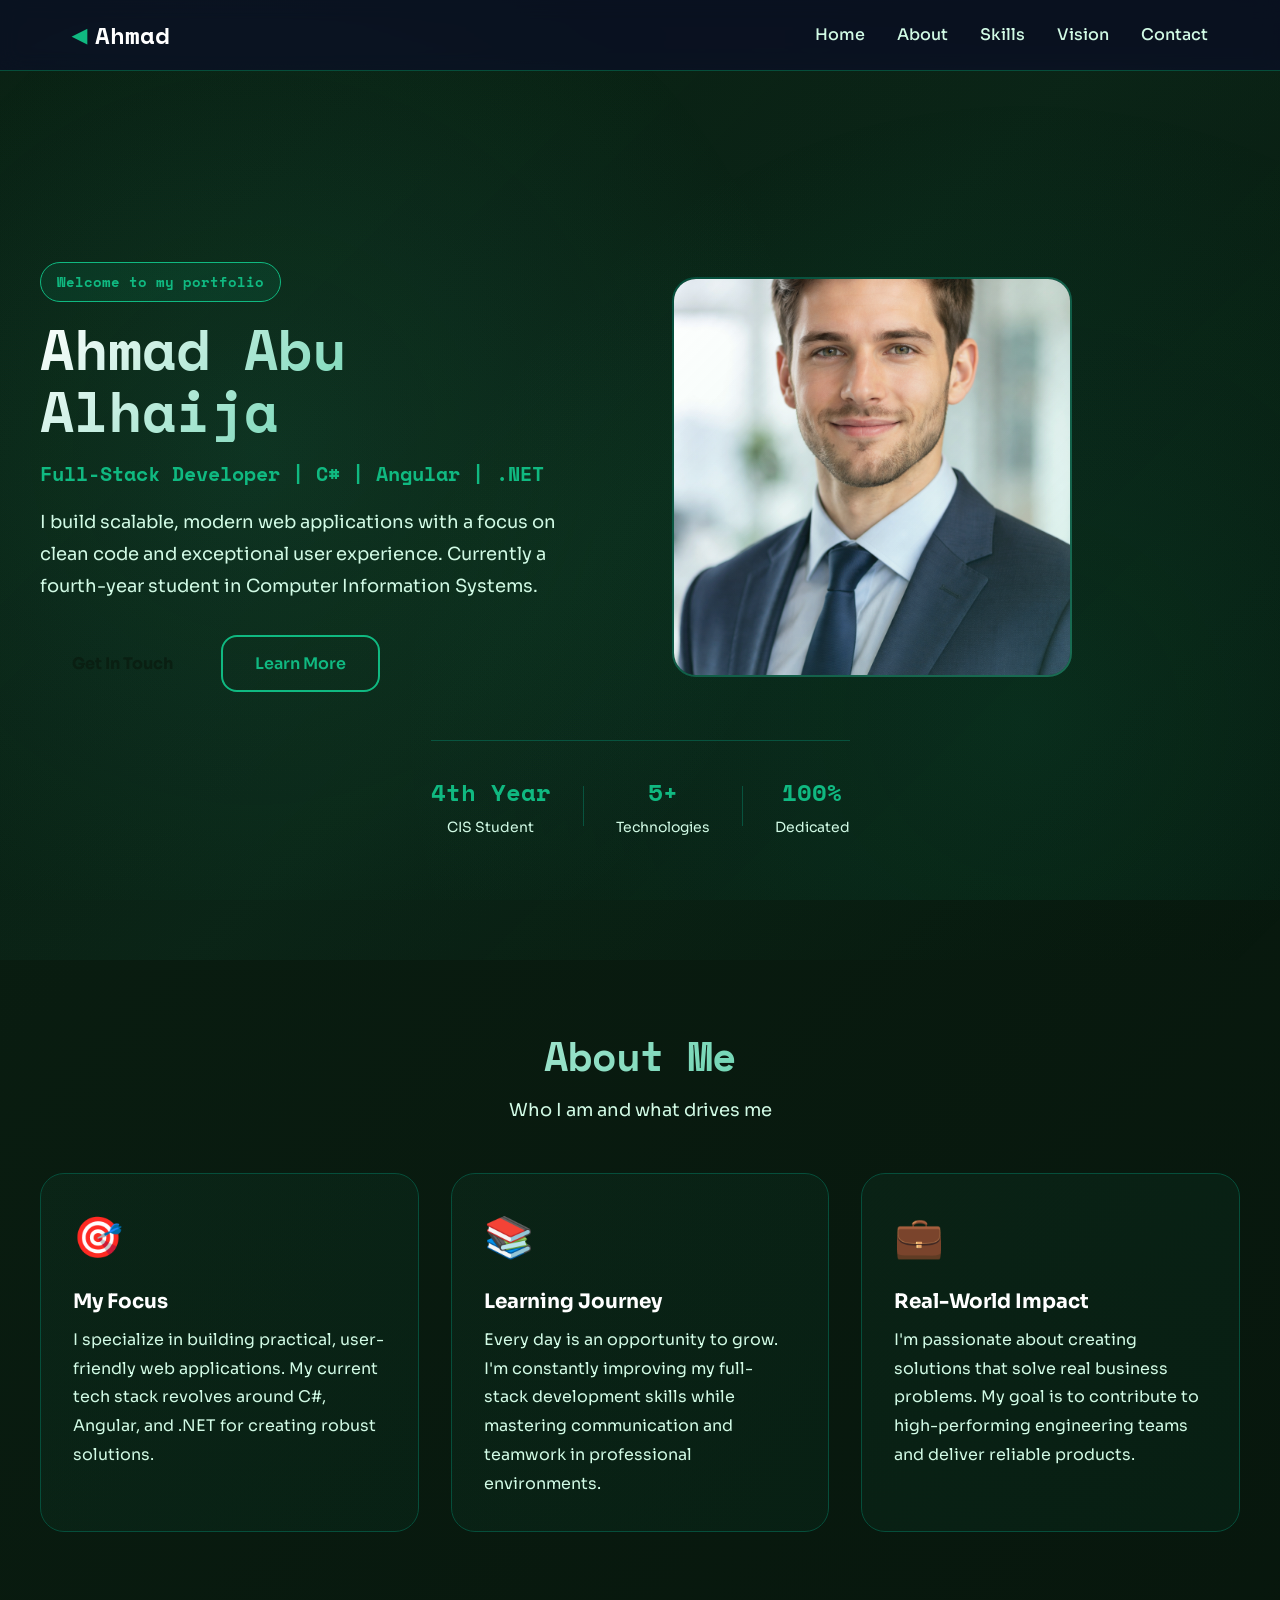
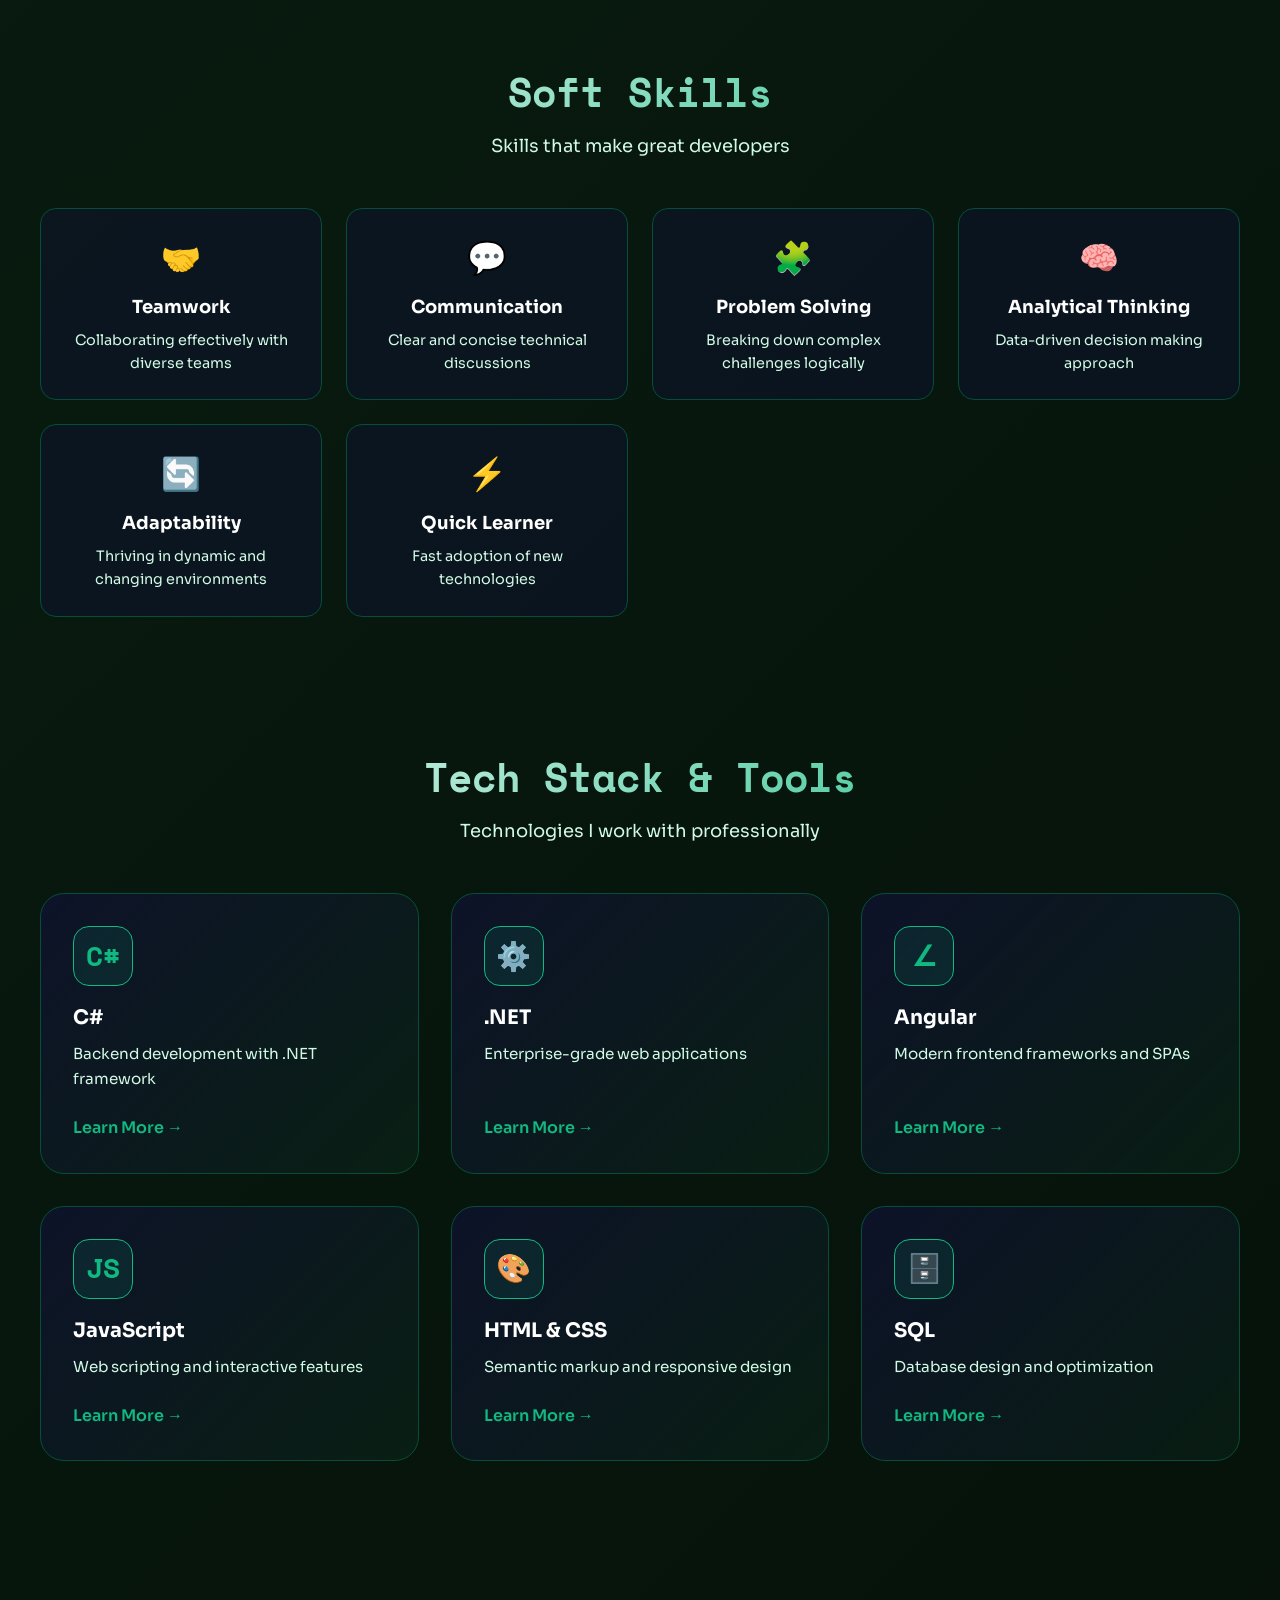
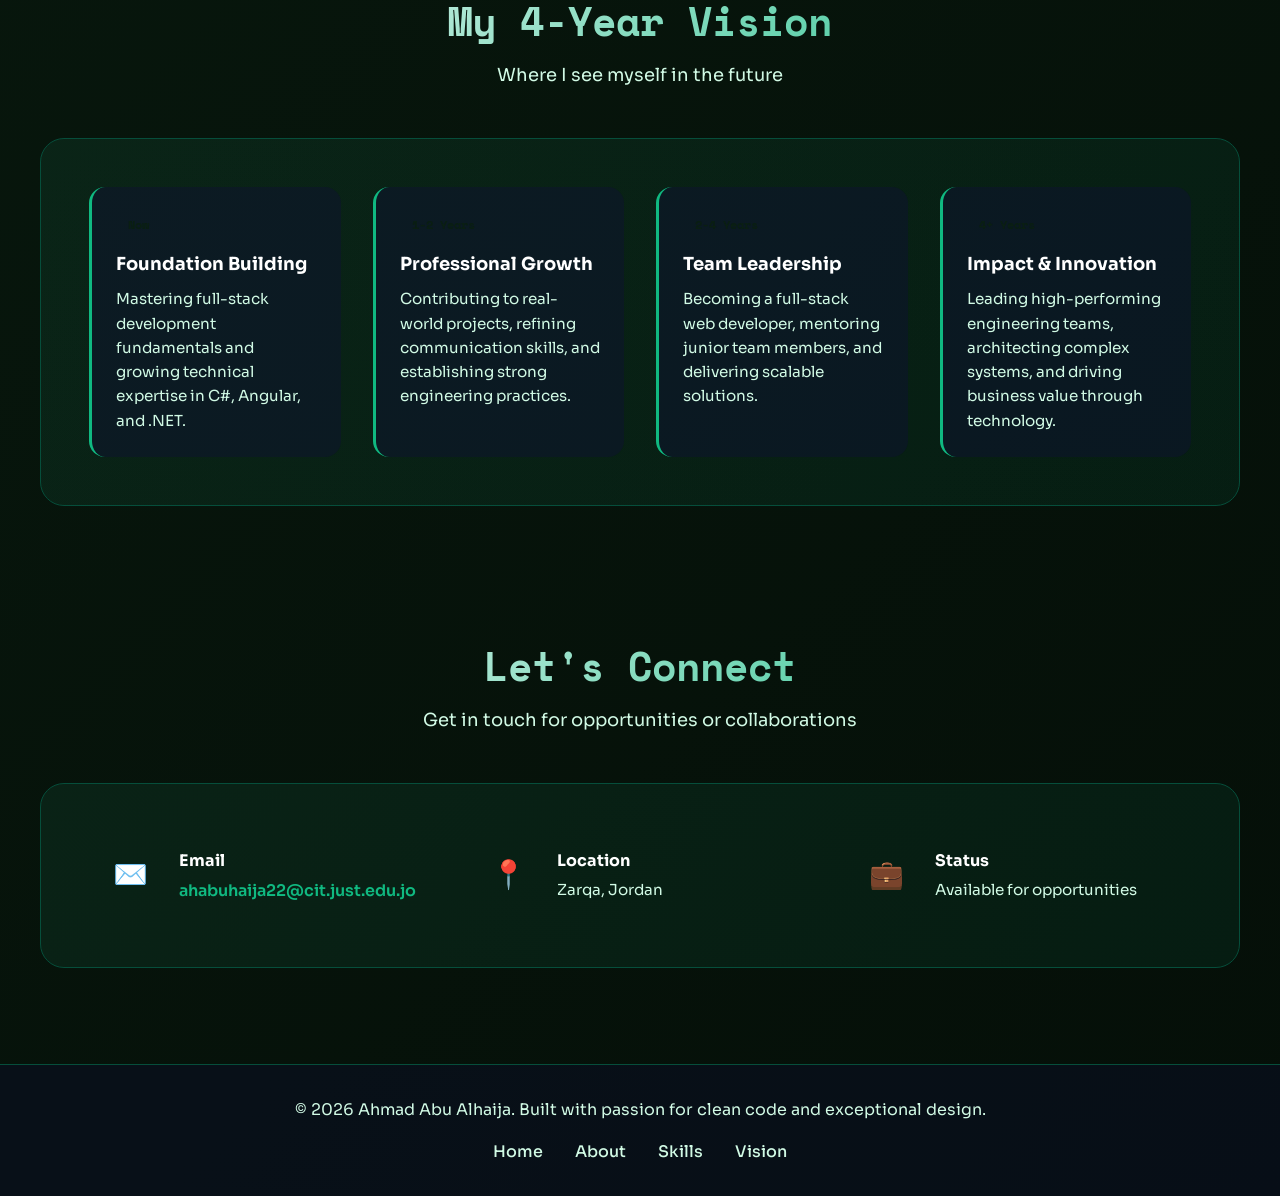
<file: index.html>
<!DOCTYPE html>
<html lang="en">
<head>
  <meta charset="UTF-8">
  <meta name="viewport" content="width=device-width, initial-scale=1.0">
  <meta name="description" content="Ahmad Abu Alhaija - Full-stack web developer | C# | Angular | .NET">
  <meta name="theme-color" content="#0a1f12">
  <title>Ahmad Abu Alhaija | Full-Stack Developer Portfolio</title>
  <link rel="stylesheet" href="style.css">
  <link rel="preconnect" href="https://fonts.googleapis.com">
  <link rel="preconnect" href="https://fonts.gstatic.com" crossorigin>
  <link href="https://fonts.googleapis.com/css2?family=Space+Mono:wght@400;700&family=Sora:wght@400;600;700&display=swap" rel="stylesheet">
</head>
<body>
  <!-- Navigation -->
  <nav class="navbar" aria-label="Main navigation">
    <div class="nav-container">
      <a class="nav-brand" href="#home">
        <span class="brand-icon">◀</span>
        <span class="brand-text">Ahmad</span>
      </a>
      <ul class="nav-links">
        <li><a href="#home" class="nav-link active">Home</a></li>
        <li><a href="#about" class="nav-link">About</a></li>
        <li><a href="#skills" class="nav-link">Skills</a></li>
        <li><a href="#vision" class="nav-link">Vision</a></li>
        <li><a href="#contact" class="nav-link">Contact</a></li>
      </ul>
      <button class="nav-toggle" aria-label="Toggle navigation" id="navToggle">
        <span></span>
        <span></span>
        <span></span>
      </button>
    </div>
  </nav>

  <!-- Hero Section -->
  <header class="hero" id="home">
    <div class="hero-content">
      <div class="hero-text">
        <div class="hero-badge">Welcome to my portfolio</div>
        <h1 class="hero-title">Ahmad Abu Alhaija</h1>
        <p class="hero-subtitle">Full-Stack Developer | C# | Angular | .NET</p>
        <p class="hero-description">
          I build scalable, modern web applications with a focus on clean code and exceptional user experience. 
          Currently a fourth-year student in Computer Information Systems.
        </p>
        <div class="hero-cta">
          <a href="#contact" class="btn btn-primary">Get In Touch</a>
          <a href="#vision" class="btn btn-secondary">Learn More</a>
        </div>
      </div>
      <div class="hero-visual">
        <div class="avatar-wrapper">
          <div class="avatar-frame">
            <img src="myphoto.jpg" alt="Ahmad Abu Alhaija" class="avatar">
          </div>
          <div class="avatar-decoration"></div>
        </div>
      </div>
    </div>
    
    <div class="hero-stats">
      <div class="stat">
        <span class="stat-value">4th Year</span>
        <span class="stat-label">CIS Student</span>
      </div>
      <div class="stat-divider"></div>
      <div class="stat">
        <span class="stat-value">5+</span>
        <span class="stat-label">Technologies</span>
      </div>
      <div class="stat-divider"></div>
      <div class="stat">
        <span class="stat-value">100%</span>
        <span class="stat-label">Dedicated</span>
      </div>
    </div>
  </header>

  <!-- Main Content -->
  <main>
    <!-- About Section -->
    <section class="section about" id="about">
      <div class="container">
        <div class="section-header">
          <h2 class="section-title">About Me</h2>
          <p class="section-subtitle">Who I am and what drives me</p>
        </div>
        <div class="about-grid">
          <div class="about-card">
            <div class="card-icon">🎯</div>
            <h3>My Focus</h3>
            <p>
              I specialize in building practical, user-friendly web applications. 
              My current tech stack revolves around C#, Angular, and .NET for creating robust solutions.
            </p>
          </div>
          <div class="about-card">
            <div class="card-icon">📚</div>
            <h3>Learning Journey</h3>
            <p>
              Every day is an opportunity to grow. I'm constantly improving my full-stack development skills 
              while mastering communication and teamwork in professional environments.
            </p>
          </div>
          <div class="about-card">
            <div class="card-icon">💼</div>
            <h3>Real-World Impact</h3>
            <p>
              I'm passionate about creating solutions that solve real business problems. 
              My goal is to contribute to high-performing engineering teams and deliver reliable products.
            </p>
          </div>
        </div>
      </div>
    </section>

    <!-- Soft Skills Section -->
    <section class="section skills-soft" id="skills">
      <div class="container">
        <div class="section-header">
          <h2 class="section-title">Soft Skills</h2>
          <p class="section-subtitle">Skills that make great developers</p>
        </div>
        <div class="skills-grid soft-skills">
          <div class="skill-item">
            <div class="skill-icon">🤝</div>
            <h3>Teamwork</h3>
            <p>Collaborating effectively with diverse teams</p>
          </div>
          <div class="skill-item">
            <div class="skill-icon">💬</div>
            <h3>Communication</h3>
            <p>Clear and concise technical discussions</p>
          </div>
          <div class="skill-item">
            <div class="skill-icon">🧩</div>
            <h3>Problem Solving</h3>
            <p>Breaking down complex challenges logically</p>
          </div>
          <div class="skill-item">
            <div class="skill-icon">🧠</div>
            <h3>Analytical Thinking</h3>
            <p>Data-driven decision making approach</p>
          </div>
          <div class="skill-item">
            <div class="skill-icon">🔄</div>
            <h3>Adaptability</h3>
            <p>Thriving in dynamic and changing environments</p>
          </div>
          <div class="skill-item">
            <div class="skill-icon">⚡</div>
            <h3>Quick Learner</h3>
            <p>Fast adoption of new technologies</p>
          </div>
        </div>
      </div>
    </section>

    <!-- Tech Stack Section -->
    <section class="section tech-stack">
      <div class="container">
        <div class="section-header">
          <h2 class="section-title">Tech Stack & Tools</h2>
          <p class="section-subtitle">Technologies I work with professionally</p>
        </div>
        <div class="tech-grid">
          <div class="tech-card">
            <div class="tech-logo">C#</div>
            <h3>C#</h3>
            <p>Backend development with .NET framework</p>
            <a href="https://learn.microsoft.com/en-us/dotnet/csharp/" target="_blank" rel="noopener" class="tech-link">Learn More →</a>
          </div>
          <div class="tech-card">
            <div class="tech-logo">⚙️</div>
            <h3>.NET</h3>
            <p>Enterprise-grade web applications</p>
            <a href="https://dotnet.microsoft.com" target="_blank" rel="noopener" class="tech-link">Learn More →</a>
          </div>
          <div class="tech-card">
            <div class="tech-logo">∠</div>
            <h3>Angular</h3>
            <p>Modern frontend frameworks and SPAs</p>
            <a href="https://angular.io" target="_blank" rel="noopener" class="tech-link">Learn More →</a>
          </div>
          <div class="tech-card">
            <div class="tech-logo">JS</div>
            <h3>JavaScript</h3>
            <p>Web scripting and interactive features</p>
            <a href="https://developer.mozilla.org/en-US/docs/Web/JavaScript" target="_blank" rel="noopener" class="tech-link">Learn More →</a>
          </div>
          <div class="tech-card">
            <div class="tech-logo">🎨</div>
            <h3>HTML & CSS</h3>
            <p>Semantic markup and responsive design</p>
            <a href="https://developer.mozilla.org/en-US/docs/Web/HTML" target="_blank" rel="noopener" class="tech-link">Learn More →</a>
          </div>
          <div class="tech-card">
            <div class="tech-logo">🗄️</div>
            <h3>SQL</h3>
            <p>Database design and optimization</p>
            <a href="https://www.w3schools.com/sql/" target="_blank" rel="noopener" class="tech-link">Learn More →</a>
          </div>
        </div>
      </div>
    </section>

    <!-- Vision Section -->
    <section class="section vision" id="vision">
      <div class="container">
        <div class="section-header">
          <h2 class="section-title">My 4-Year Vision</h2>
          <p class="section-subtitle">Where I see myself in the future</p>
        </div>
        <div class="vision-card">
          <div class="vision-timeline">
            <div class="timeline-item">
              <div class="timeline-marker">Now</div>
              <h3>Foundation Building</h3>
              <p>Mastering full-stack development fundamentals and growing technical expertise in C#, Angular, and .NET.</p>
            </div>
            <div class="timeline-item">
              <div class="timeline-marker">1-2 Years</div>
              <h3>Professional Growth</h3>
              <p>Contributing to real-world projects, refining communication skills, and establishing strong engineering practices.</p>
            </div>
            <div class="timeline-item">
              <div class="timeline-marker">2-4 Years</div>
              <h3>Team Leadership</h3>
              <p>Becoming a full-stack web developer, mentoring junior team members, and delivering scalable solutions.</p>
            </div>
            <div class="timeline-item">
              <div class="timeline-marker">4+ Years</div>
              <h3>Impact & Innovation</h3>
              <p>Leading high-performing engineering teams, architecting complex systems, and driving business value through technology.</p>
            </div>
          </div>
        </div>
      </div>
    </section>

    <!-- Contact Section -->
    <section class="section contact" id="contact">
      <div class="container">
        <div class="section-header">
          <h2 class="section-title">Let's Connect</h2>
          <p class="section-subtitle">Get in touch for opportunities or collaborations</p>
        </div>
        <div class="contact-box">
          <div class="contact-info">
            <div class="contact-item">
              <div class="contact-icon">✉️</div>
              <div>
                <h3>Email</h3>
                <a href="mailto:ahabuhaija22@cit.just.edu.jo">ahabuhaija22@cit.just.edu.jo</a>
              </div>
            </div>
            <div class="contact-item">
              <div class="contact-icon">📍</div>
              <div>
                <h3>Location</h3>
                <p>Zarqa, Jordan</p>
              </div>
            </div>
            <div class="contact-item">
              <div class="contact-icon">💼</div>
              <div>
                <h3>Status</h3>
                <p>Available for opportunities</p>
              </div>
            </div>
          </div>
        </div>
      </div>
    </section>
  </main>

  <!-- Footer -->
  <footer class="footer">
    <div class="container">
      <p>&copy; 2024 Ahmad Abu Alhaija. Built with passion for clean code and exceptional design.</p>
      <div class="footer-links">
        <a href="#home">Home</a>
        <a href="#about">About</a>
        <a href="#skills">Skills</a>
        <a href="#vision">Vision</a>
      </div>
    </div>
  </footer>

  <!-- Scripts -->
  <script src="script.js"></script>
</body>
</html>
</file>
<file: style.css>
/* ============================================================================
   PORTFOLIO - MODERN TECH-FORWARD DESIGN
   ============================================================================ */

/* CSS Variables - Design System */
:root {
  /* Color Palette */
  --primary-dark: #0a1f12;
  --primary-darker: #050f08;
  --accent-green: #10b981;
  --accent-light-green: #34d399;
  --accent-bright-green: #6ee7b7;
  --text-primary: #ffffff;
  --text-secondary: #d1fae5;
  --border-color: #064e3b;
  --surface: #0d3728;
  
  /* Typography */
  --font-display: 'Space Mono', monospace;
  --font-body: 'Sora', sans-serif;
  
  /* Spacing */
  --spacing-xs: 0.5rem;
  --spacing-sm: 1rem;
  --spacing-md: 2rem;
  --spacing-lg: 3rem;
  --spacing-xl: 4rem;
  
  /* Border Radius */
  --radius-sm: 0.5rem;
  --radius-md: 1rem;
  --radius-lg: 1.5rem;
  
  /* Shadows */
  --shadow-sm: 0 2px 8px rgba(0, 0, 0, 0.3);
  --shadow-md: 0 8px 24px rgba(0, 0, 0, 0.4);
  --shadow-lg: 0 16px 48px rgba(0, 0, 0, 0.5);
}

/* ============================================================================
   GLOBAL STYLES
   ============================================================================ */

* {
  margin: 0;
  padding: 0;
  box-sizing: border-box;
}

html {
  scroll-behavior: smooth;
}

body {
  font-family: var(--font-body);
  background: linear-gradient(135deg, var(--primary-dark) 0%, var(--primary-darker) 100%);
  color: var(--text-primary);
  line-height: 1.6;
  overflow-x: hidden;
}

body::before {
  content: '';
  position: fixed;
  top: 0;
  left: 0;
  width: 100%;
  height: 100%;
  background: 
    radial-gradient(circle at 20% 50%, rgba(52, 211, 153, 0.1) 0%, transparent 50%),
    radial-gradient(circle at 80% 80%, rgba(16, 185, 129, 0.1) 0%, transparent 50%);
  pointer-events: none;
  z-index: -1;
}

a {
  color: var(--accent-green);
  text-decoration: none;
  transition: color 0.3s ease;
}

a:hover {
  color: var(--accent-pink);
}

/* ============================================================================
   NAVIGATION
   ============================================================================ */

.navbar {
  position: fixed;
  top: 0;
  width: 100%;
  background: rgba(10, 14, 39, 0.7);
  backdrop-filter: blur(10px);
  border-bottom: 1px solid var(--border-color);
  z-index: 1000;
  padding: 1rem 0;
}

.nav-container {
  max-width: 1200px;
  margin: 0 auto;
  padding: 0 var(--spacing-md);
  display: flex;
  justify-content: space-between;
  align-items: center;
}

.nav-brand {
  font-family: var(--font-display);
  font-size: 1.5rem;
  font-weight: 700;
  color: var(--text-primary);
  display: flex;
  align-items: center;
  gap: 0.5rem;
  transition: all 0.3s ease;
}

.nav-brand:hover {
  color: var(--accent-green);
  transform: translateX(-2px);
}

.brand-icon {
  color: var(--accent-green);
  font-size: 1.2rem;
}

.nav-links {
  display: flex;
  list-style: none;
  gap: 2rem;
}

.nav-link {
  color: var(--text-secondary);
  font-weight: 500;
  position: relative;
  transition: color 0.3s ease;
}

.nav-link::after {
  content: '';
  position: absolute;
  bottom: -4px;
  left: 0;
  width: 0;
  height: 2px;
  background: linear-gradient(90deg, var(--accent-green), var(--accent-pink));
  transition: width 0.3s ease;
}

.nav-link:hover,
.nav-link.active {
  color: var(--text-primary);
}

.nav-link:hover::after,
.nav-link.active::after {
  width: 100%;
}

.nav-toggle {
  display: none;
  flex-direction: column;
  background: none;
  border: none;
  cursor: pointer;
  gap: 6px;
}

.nav-toggle span {
  width: 24px;
  height: 2px;
  background: var(--accent-green);
  border-radius: 2px;
  transition: all 0.3s ease;
}

/* ============================================================================
   HERO SECTION
   ============================================================================ */

.hero {
  min-height: 100vh;
  display: flex;
  flex-direction: column;
  justify-content: center;
  align-items: center;
  padding: 8rem var(--spacing-md) var(--spacing-lg);
  margin-top: 60px;
  position: relative;
  overflow: hidden;
}

.hero::before {
  content: '';
  position: absolute;
  top: 0;
  left: 0;
  right: 0;
  bottom: 0;
  background: 
    linear-gradient(135deg, transparent 0%, rgba(52, 211, 153, 0.05) 50%, transparent 100%);
  pointer-events: none;
}

.hero-content {
  max-width: 1200px;
  width: 100%;
  display: grid;
  grid-template-columns: 1fr 1fr;
  gap: 4rem;
  align-items: center;
  position: relative;
  z-index: 1;
  animation: slideInUp 0.8s ease;
}

.hero-text {
  animation: slideInLeft 0.8s ease 0.1s both;
}

.hero-badge {
  display: inline-block;
  background: rgba(16, 185, 129, 0.1);
  border: 1px solid var(--accent-green);
  color: var(--accent-green);
  padding: 0.5rem 1rem;
  border-radius: 50px;
  font-size: 0.875rem;
  font-weight: 600;
  margin-bottom: 1rem;
  font-family: var(--font-display);
}

.hero-title {
  font-family: var(--font-display);
  font-size: 3.5rem;
  font-weight: 700;
  line-height: 1.1;
  margin-bottom: 1rem;
  background: linear-gradient(135deg, var(--text-primary) 0%, var(--accent-green) 100%);
  -webkit-background-clip: text;
  -webkit-text-fill-color: transparent;
  background-clip: text;
}

.hero-subtitle {
  font-size: 1.25rem;
  color: var(--accent-green);
  font-weight: 600;
  margin-bottom: 1rem;
  font-family: var(--font-display);
}

.hero-description {
  font-size: 1.125rem;
  color: var(--text-secondary);
  margin-bottom: 2rem;
  line-height: 1.8;
}

.hero-cta {
  display: flex;
  gap: 1rem;
  flex-wrap: wrap;
}

.hero-visual {
  animation: slideInRight 0.8s ease 0.1s both;
}

.avatar-wrapper {
  position: relative;
  width: 100%;
  max-width: 400px;
}

.avatar-frame {
  position: relative;
  width: 100%;
  aspect-ratio: 1;
  border-radius: var(--radius-lg);
  overflow: hidden;
  border: 2px solid var(--border-color);
  background: linear-gradient(135deg, rgba(52, 211, 153, 0.1), rgba(16, 185, 129, 0.1));
  backdrop-filter: blur(10px);
}

.avatar {
  width: 100%;
  height: 100%;
  object-fit: cover;
  display: block;
}

.avatar-decoration {
  position: absolute;
  top: 0;
  left: 0;
  right: 0;
  bottom: 0;
  background: linear-gradient(135deg, transparent 0%, rgba(110, 231, 183, 0.2) 100%);
  pointer-events: none;
  border-radius: var(--radius-lg);
  animation: pulse 3s ease-in-out infinite;
}

.hero-stats {
  display: flex;
  justify-content: center;
  align-items: center;
  gap: 2rem;
  margin-top: 3rem;
  padding-top: 2rem;
  border-top: 1px solid var(--border-color);
}

.stat {
  text-align: center;
  animation: slideInUp 0.8s ease 0.3s both;
}

.stat-value {
  display: block;
  font-family: var(--font-display);
  font-size: 1.5rem;
  font-weight: 700;
  color: var(--accent-green);
  margin-bottom: 0.25rem;
}

.stat-label {
  display: block;
  font-size: 0.875rem;
  color: var(--text-secondary);
}

.stat-divider {
  width: 1px;
  height: 40px;
  background: var(--border-color);
}

/* ============================================================================
   BUTTONS
   ============================================================================ */

.btn {
  display: inline-flex;
  align-items: center;
  gap: 0.5rem;
  padding: 0.875rem 2rem;
  border-radius: var(--radius-md);
  font-weight: 600;
  border: 2px solid transparent;
  cursor: pointer;
  transition: all 0.3s ease;
  font-size: 1rem;
  position: relative;
  overflow: hidden;
}

.btn::before {
  content: '';
  position: absolute;
  top: 0;
  left: -100%;
  width: 100%;
  height: 100%;
  background: rgba(255, 255, 255, 0.1);
  transition: left 0.3s ease;
  z-index: -1;
}

.btn:hover::before {
  left: 100%;
}

.btn-primary {
  background: linear-gradient(135deg, var(--accent-green), var(--accent-purple));
  color: var(--primary-dark);
  font-weight: 700;
  border: none;
}

.btn-primary:hover {
  transform: translateY(-2px);
  box-shadow: 0 8px 24px rgba(16, 185, 129, 0.4);
}

.btn-secondary {
  color: var(--accent-green);
  border: 2px solid var(--accent-green);
  background: transparent;
}

.btn-secondary:hover {
  background: rgba(16, 185, 129, 0.1);
  transform: translateY(-2px);
  box-shadow: 0 8px 24px rgba(16, 185, 129, 0.2);
}

/* ============================================================================
   SECTIONS
   ============================================================================ */

.section {
  padding: var(--spacing-xl) var(--spacing-md);
}

.container {
  max-width: 1200px;
  margin: 0 auto;
}

.section-header {
  text-align: center;
  margin-bottom: 3rem;
}

.section-title {
  font-family: var(--font-display);
  font-size: 2.5rem;
  font-weight: 700;
  margin-bottom: 0.5rem;
  background: linear-gradient(135deg, var(--text-primary) 0%, var(--accent-green) 100%);
  -webkit-background-clip: text;
  -webkit-text-fill-color: transparent;
  background-clip: text;
}

.section-subtitle {
  font-size: 1.125rem;
  color: var(--text-secondary);
}

/* ============================================================================
   ABOUT SECTION
   ============================================================================ */

.about-grid {
  display: grid;
  grid-template-columns: repeat(auto-fit, minmax(300px, 1fr));
  gap: 2rem;
}

.about-card {
  padding: 2rem;
  background: linear-gradient(135deg, rgba(52, 211, 153, 0.05), rgba(16, 185, 129, 0.05));
  border: 1px solid var(--border-color);
  border-radius: var(--radius-lg);
  transition: all 0.3s ease;
  animation: slideInUp 0.6s ease forwards;
}

.about-card:nth-child(1) { animation-delay: 0.1s; }
.about-card:nth-child(2) { animation-delay: 0.2s; }
.about-card:nth-child(3) { animation-delay: 0.3s; }

.about-card:hover {
  border-color: var(--accent-green);
  background: linear-gradient(135deg, rgba(52, 211, 153, 0.1), rgba(16, 185, 129, 0.1));
  transform: translateY(-8px);
  box-shadow: 0 16px 48px rgba(16, 185, 129, 0.15);
}

.card-icon {
  font-size: 2.5rem;
  margin-bottom: 1rem;
  display: inline-block;
}

.about-card h3 {
  font-size: 1.25rem;
  font-weight: 700;
  margin-bottom: 0.5rem;
  color: var(--text-primary);
}

.about-card p {
  color: var(--text-secondary);
  line-height: 1.8;
}

/* ============================================================================
   SKILLS SECTION
   ============================================================================ */

.skills-grid {
  display: grid;
  grid-template-columns: repeat(auto-fit, minmax(250px, 1fr));
  gap: 1.5rem;
}

.skill-item {
  padding: 1.5rem;
  background: rgba(15, 18, 48, 0.5);
  border: 1px solid var(--border-color);
  border-radius: var(--radius-md);
  text-align: center;
  transition: all 0.3s ease;
  animation: slideInUp 0.6s ease forwards;
  cursor: pointer;
}

.skill-item:nth-child(1) { animation-delay: 0.1s; }
.skill-item:nth-child(2) { animation-delay: 0.15s; }
.skill-item:nth-child(3) { animation-delay: 0.2s; }
.skill-item:nth-child(4) { animation-delay: 0.25s; }
.skill-item:nth-child(5) { animation-delay: 0.3s; }
.skill-item:nth-child(6) { animation-delay: 0.35s; }

.skill-item:hover {
  border-color: var(--accent-green);
  background: linear-gradient(135deg, rgba(52, 211, 153, 0.1), rgba(16, 185, 129, 0.1));
  transform: translateY(-6px);
  box-shadow: 0 12px 36px rgba(16, 185, 129, 0.2);
}

.skill-icon {
  font-size: 2rem;
  margin-bottom: 0.5rem;
  display: block;
}

.skill-item h3 {
  font-size: 1.125rem;
  font-weight: 700;
  margin-bottom: 0.5rem;
  color: var(--text-primary);
}

.skill-item p {
  font-size: 0.9rem;
  color: var(--text-secondary);
}

/* ============================================================================
   TECH STACK SECTION
   ============================================================================ */

.tech-grid {
  display: grid;
  grid-template-columns: repeat(auto-fit, minmax(280px, 1fr));
  gap: 2rem;
}

.tech-card {
  padding: 2rem;
  background: linear-gradient(135deg, rgba(15, 18, 48, 0.8), rgba(52, 211, 153, 0.05));
  border: 1px solid var(--border-color);
  border-radius: var(--radius-lg);
  transition: all 0.3s ease;
  animation: slideInUp 0.6s ease forwards;
  display: flex;
  flex-direction: column;
}

.tech-card:nth-child(1) { animation-delay: 0.1s; }
.tech-card:nth-child(2) { animation-delay: 0.15s; }
.tech-card:nth-child(3) { animation-delay: 0.2s; }
.tech-card:nth-child(4) { animation-delay: 0.25s; }
.tech-card:nth-child(5) { animation-delay: 0.3s; }
.tech-card:nth-child(6) { animation-delay: 0.35s; }

.tech-card:hover {
  border-color: var(--accent-pink);
  background: linear-gradient(135deg, rgba(52, 211, 153, 0.15), rgba(16, 185, 129, 0.15));
  transform: translateY(-8px);
  box-shadow: 0 16px 48px rgba(110, 231, 183, 0.2);
}

.tech-logo {
  font-family: var(--font-display);
  font-size: 1.75rem;
  font-weight: 700;
  color: var(--accent-green);
  margin-bottom: 1rem;
  width: 60px;
  height: 60px;
  display: flex;
  align-items: center;
  justify-content: center;
  background: rgba(16, 185, 129, 0.1);
  border-radius: var(--radius-md);
  border: 1px solid var(--accent-green);
}

.tech-card:hover .tech-logo {
  background: rgba(110, 231, 183, 0.1);
  color: var(--accent-pink);
  border-color: var(--accent-pink);
  transform: rotate(10deg) scale(1.1);
}

.tech-card h3 {
  font-size: 1.25rem;
  font-weight: 700;
  margin-bottom: 0.5rem;
  color: var(--text-primary);
}

.tech-card p {
  color: var(--text-secondary);
  font-size: 0.95rem;
  margin-bottom: 1.5rem;
  flex-grow: 1;
}

.tech-link {
  color: var(--accent-green);
  font-weight: 600;
  transition: all 0.3s ease;
  display: inline-flex;
  align-items: center;
}

.tech-link:hover {
  color: var(--accent-pink);
  transform: translateX(4px);
}

/* ============================================================================
   VISION SECTION
   ============================================================================ */

.vision-card {
  background: linear-gradient(135deg, rgba(52, 211, 153, 0.08), rgba(16, 185, 129, 0.08));
  border: 1px solid var(--border-color);
  border-radius: var(--radius-lg);
  padding: 3rem;
  animation: slideInUp 0.8s ease;
}

.vision-timeline {
  display: grid;
  grid-template-columns: repeat(auto-fit, minmax(250px, 1fr));
  gap: 2rem;
}

.timeline-item {
  padding: 1.5rem;
  background: rgba(15, 18, 48, 0.5);
  border-left: 3px solid var(--accent-green);
  border-radius: var(--radius-md);
  transition: all 0.3s ease;
  animation: slideInUp 0.6s ease forwards;
  position: relative;
}

.timeline-item:nth-child(1) { animation-delay: 0.1s; }
.timeline-item:nth-child(2) { animation-delay: 0.2s; }
.timeline-item:nth-child(3) { animation-delay: 0.3s; }
.timeline-item:nth-child(4) { animation-delay: 0.4s; }

.timeline-item:hover {
  border-left-color: var(--accent-pink);
  background: rgba(15, 18, 48, 0.8);
  transform: translateX(8px);
}

.timeline-marker {
  display: inline-block;
  background: linear-gradient(135deg, var(--accent-green), var(--accent-purple));
  color: var(--primary-dark);
  padding: 0.25rem 0.75rem;
  border-radius: 50px;
  font-size: 0.75rem;
  font-weight: 700;
  font-family: var(--font-display);
  margin-bottom: 0.75rem;
}

.timeline-item h3 {
  font-size: 1.125rem;
  font-weight: 700;
  margin-bottom: 0.5rem;
  color: var(--text-primary);
}

.timeline-item p {
  color: var(--text-secondary);
  font-size: 0.95rem;
  line-height: 1.6;
}

/* ============================================================================
   CONTACT SECTION
   ============================================================================ */

.contact-box {
  background: linear-gradient(135deg, rgba(52, 211, 153, 0.08), rgba(16, 185, 129, 0.08));
  border: 1px solid var(--border-color);
  border-radius: var(--radius-lg);
  padding: 3rem;
  animation: slideInUp 0.8s ease;
}

.contact-info {
  display: grid;
  grid-template-columns: repeat(auto-fit, minmax(200px, 1fr));
  gap: 2rem;
}

.contact-item {
  display: flex;
  gap: 1.5rem;
  padding: 1rem;
  border-radius: var(--radius-md);
  transition: all 0.3s ease;
  animation: slideInUp 0.6s ease forwards;
}

.contact-item:nth-child(1) { animation-delay: 0.1s; }
.contact-item:nth-child(2) { animation-delay: 0.2s; }
.contact-item:nth-child(3) { animation-delay: 0.3s; }

.contact-item:hover {
  background: rgba(16, 185, 129, 0.1);
  border-radius: var(--radius-md);
  transform: translateY(-4px);
}

.contact-icon {
  font-size: 1.75rem;
  min-width: 50px;
  display: flex;
  align-items: center;
  justify-content: center;
}

.contact-item h3 {
  font-size: 1rem;
  font-weight: 700;
  margin-bottom: 0.25rem;
  color: var(--text-primary);
}

.contact-item a {
  color: var(--accent-green);
  font-weight: 600;
}

.contact-item p {
  color: var(--text-secondary);
  font-size: 0.95rem;
}

/* ============================================================================
   FOOTER
   ============================================================================ */

.footer {
  padding: 2rem var(--spacing-md);
  border-top: 1px solid var(--border-color);
  text-align: center;
  color: var(--text-secondary);
  background: rgba(10, 14, 39, 0.5);
  margin-top: 2rem;
}

.footer-links {
  display: flex;
  justify-content: center;
  gap: 2rem;
  margin-top: 1rem;
  flex-wrap: wrap;
}

.footer-links a {
  color: var(--text-secondary);
  font-weight: 500;
}

/* ============================================================================
   ANIMATIONS
   ============================================================================ */

@keyframes slideInUp {
  from {
    opacity: 0;
    transform: translateY(30px);
  }
  to {
    opacity: 1;
    transform: translateY(0);
  }
}

@keyframes slideInLeft {
  from {
    opacity: 0;
    transform: translateX(-30px);
  }
  to {
    opacity: 1;
    transform: translateX(0);
  }
}

@keyframes slideInRight {
  from {
    opacity: 0;
    transform: translateX(30px);
  }
  to {
    opacity: 1;
    transform: translateX(0);
  }
}

@keyframes pulse {
  0%, 100% {
    opacity: 0.5;
  }
  50% {
    opacity: 0.8;
  }
}

/* ============================================================================
   RESPONSIVE DESIGN
   ============================================================================ */

@media (max-width: 1024px) {
  .hero-content {
    grid-template-columns: 1fr;
    gap: 2rem;
  }
  
  .hero-title {
    font-size: 2.5rem;
  }
  
  .nav-links {
    display: none;
  }
  
  .nav-toggle {
    display: flex;
  }
}

@media (max-width: 768px) {
  :root {
    --spacing-lg: 2rem;
    --spacing-xl: 2.5rem;
  }
  
  .hero {
    padding: 6rem var(--spacing-md) var(--spacing-lg);
    margin-top: 70px;
  }
  
  .hero-title {
    font-size: 2rem;
  }
  
  .hero-subtitle {
    font-size: 1rem;
  }
  
  .hero-description {
    font-size: 1rem;
  }
  
  .hero-cta {
    flex-direction: column;
  }
  
  .btn {
    width: 100%;
    justify-content: center;
  }
  
  .hero-stats {
    flex-wrap: wrap;
    gap: 1rem;
    padding-top: 1rem;
  }
  
  .stat-divider {
    display: none;
  }
  
  .section-title {
    font-size: 2rem;
  }
  
  .tech-grid,
  .skills-grid,
  .about-grid {
    grid-template-columns: 1fr;
  }
  
  .vision-timeline {
    grid-template-columns: 1fr;
  }
}

@media (max-width: 480px) {
  .hero-title {
    font-size: 1.75rem;
  }
  
  .hero-subtitle {
    font-size: 0.9rem;
  }
  
  .nav-brand {
    font-size: 1.25rem;
  }
  
  .section {
    padding: var(--spacing-lg) var(--spacing-sm);
  }
  
  .vision-card,
  .contact-box {
    padding: 1.5rem;
  }
  
  .section-title {
    font-size: 1.5rem;
  }
}
</file>
